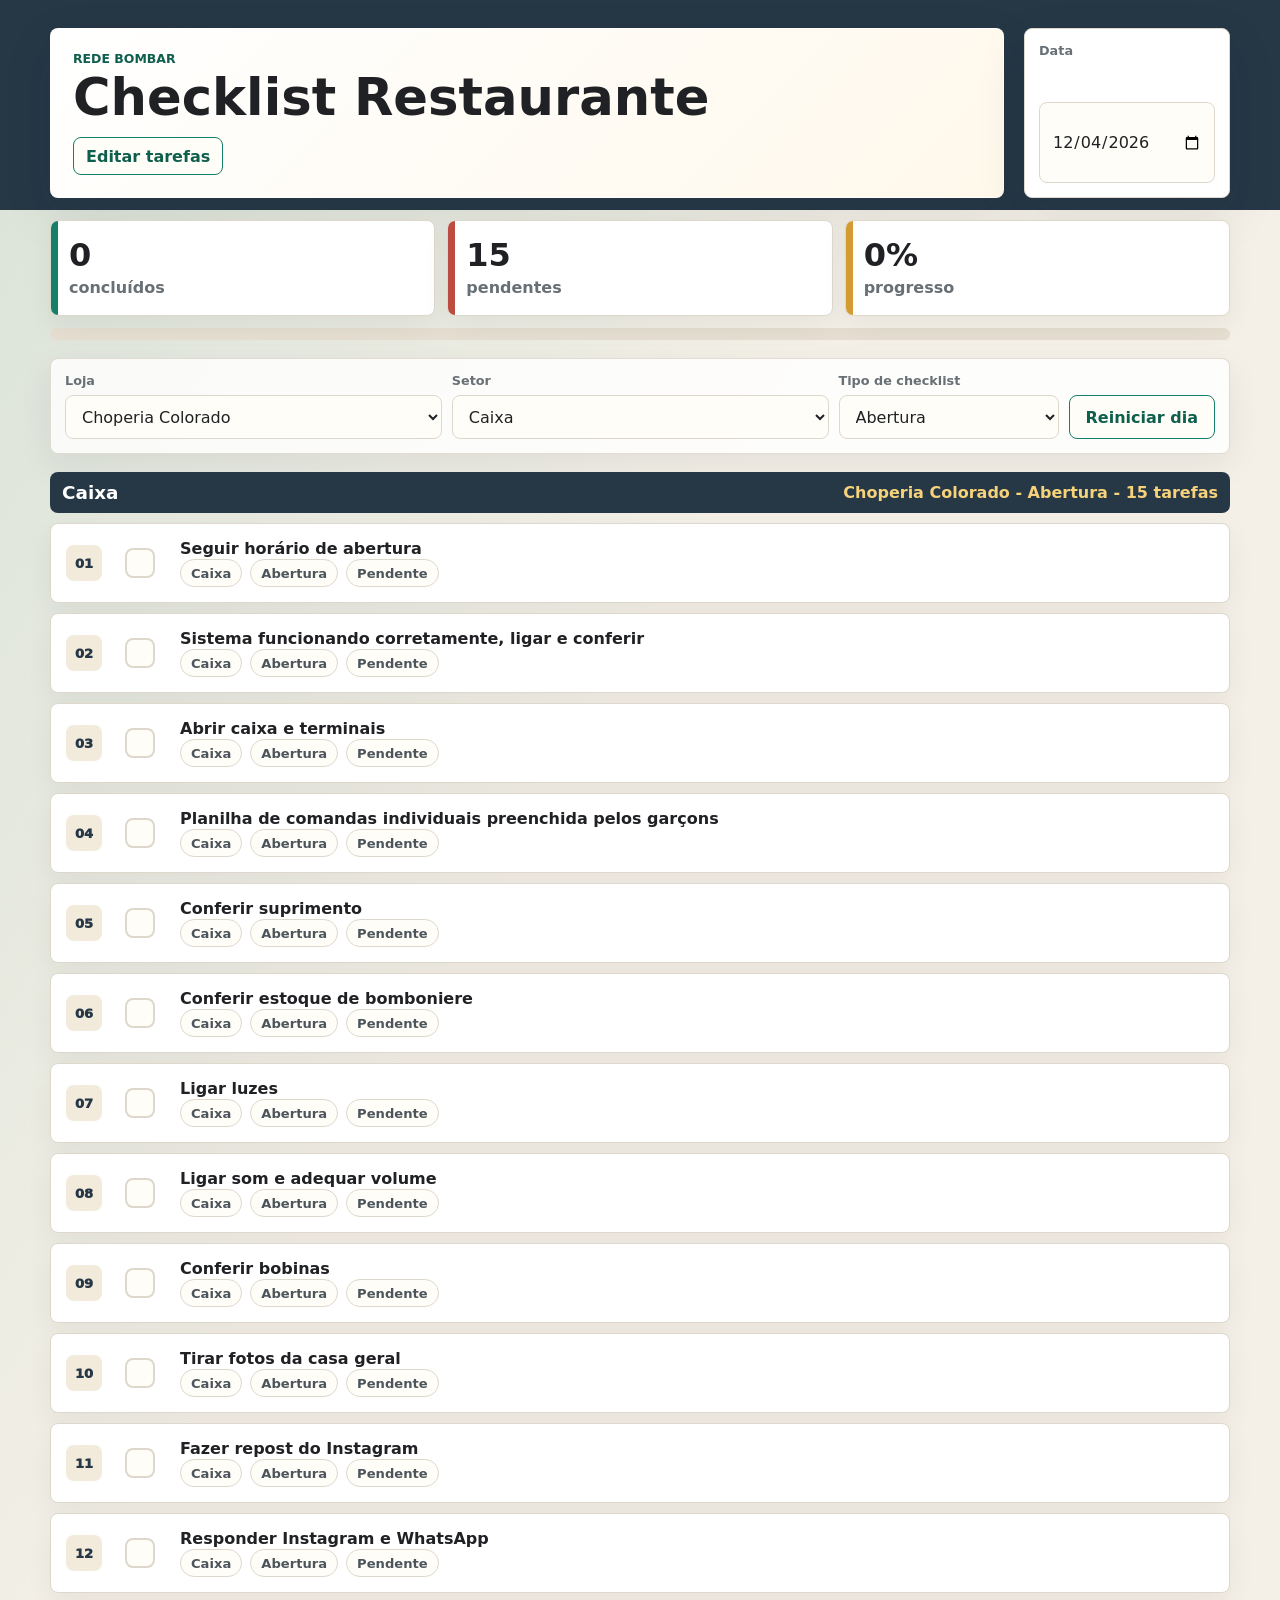
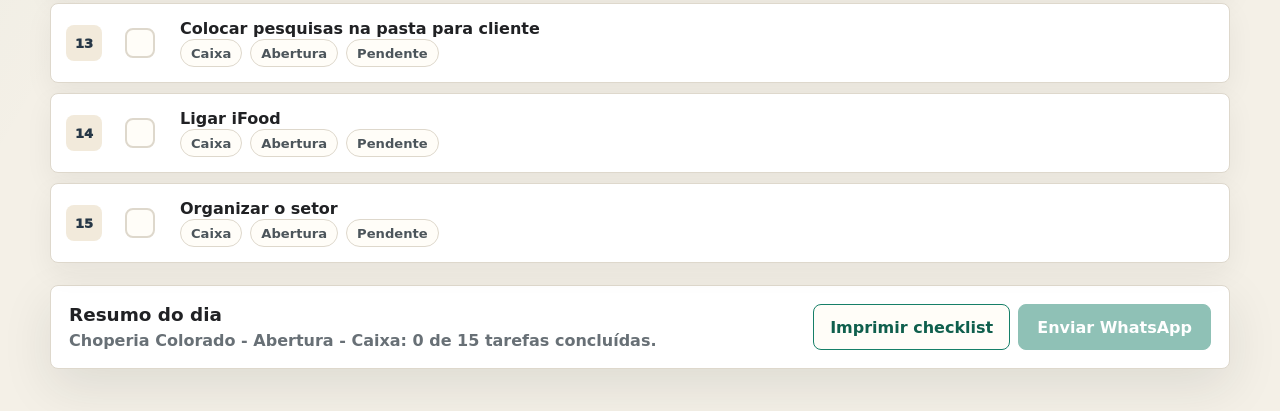
<file: index.html>
<!doctype html>
<html lang="pt-BR">
  <head>
    <meta charset="UTF-8" />
    <meta name="viewport" content="width=device-width, initial-scale=1.0" />
    <title>Checklist Restaurante</title>
    <link rel="stylesheet" href="styles.css" />
  </head>
  <body>
    <main class="app-shell">
      <section class="topbar" aria-label="Resumo do checklist">
        <div class="brand-panel">
          <div>
            <p class="eyebrow">Rede BOMBar</p>
            <h1>Checklist Restaurante</h1>
            <a class="page-link" href="editar.html">Editar tarefas</a>
          </div>
        </div>
        <div class="shift-card">
          <label for="shiftDate">Data</label>
          <input id="shiftDate" type="date" />
        </div>
      </section>

      <section class="dashboard" aria-label="Indicadores">
        <article class="metric-card metric-done">
          <span id="doneCount">0</span>
          <p>concluídos</p>
        </article>
        <article class="metric-card metric-pending">
          <span id="pendingCount">0</span>
          <p>pendentes</p>
        </article>
        <article class="metric-card metric-progress">
          <span id="progressPercent">0%</span>
          <p>progresso</p>
        </article>
      </section>

      <section class="progress-wrap" aria-label="Barra de progresso">
        <div class="progress-track">
          <div id="progressBar" class="progress-bar"></div>
        </div>
      </section>

      <section class="controls" aria-label="Controles">
        <label class="control-field">
          <span>Loja</span>
          <select id="storeFilter" aria-label="Escolher loja">
            <option value="Choperia Colorado">Choperia Colorado</option>
            <option value="Recanto da Praça">Recanto da Praça</option>
            <option value="Severino Boteco Porreta">Severino Boteco Porreta</option>
          </select>
        </label>
        <label class="control-field">
          <span>Setor</span>
          <select id="sectorFilter" aria-label="Escolher setor">
          </select>
        </label>
        <label class="control-field">
          <span>Tipo de checklist</span>
          <select id="operationFilter" aria-label="Escolher abertura ou fechamento">
            <option value="Abertura">Abertura</option>
            <option value="Fechamento">Fechamento</option>
          </select>
        </label>
        <button id="resetButton" class="ghost-button" type="button">Reiniciar dia</button>
      </section>

      <section id="checklist" class="checklist" aria-live="polite"></section>

      <section class="send-panel" aria-label="Enviar checklist">
        <div>
          <h2>Resumo do dia</h2>
          <p id="sendSummary">Marque as tarefas concluídas para montar a lista.</p>
        </div>
        <div class="send-actions">
          <button id="printButton" class="ghost-button" type="button">Imprimir checklist</button>
          <button id="whatsappButton" class="whatsapp-button" type="button">Enviar WhatsApp</button>
        </div>
      </section>
    </main>

    <template id="taskTemplate">
      <article class="task-row">
        <span class="task-number"></span>
        <label class="check-control">
          <input type="checkbox" />
          <span></span>
        </label>
        <div class="task-content">
          <div class="task-title-line">
            <h3></h3>
          </div>
          <p></p>
          <div class="task-meta"></div>
        </div>
      </article>
    </template>

    <script src="app.js"></script>
  </body>
</html>
</file>
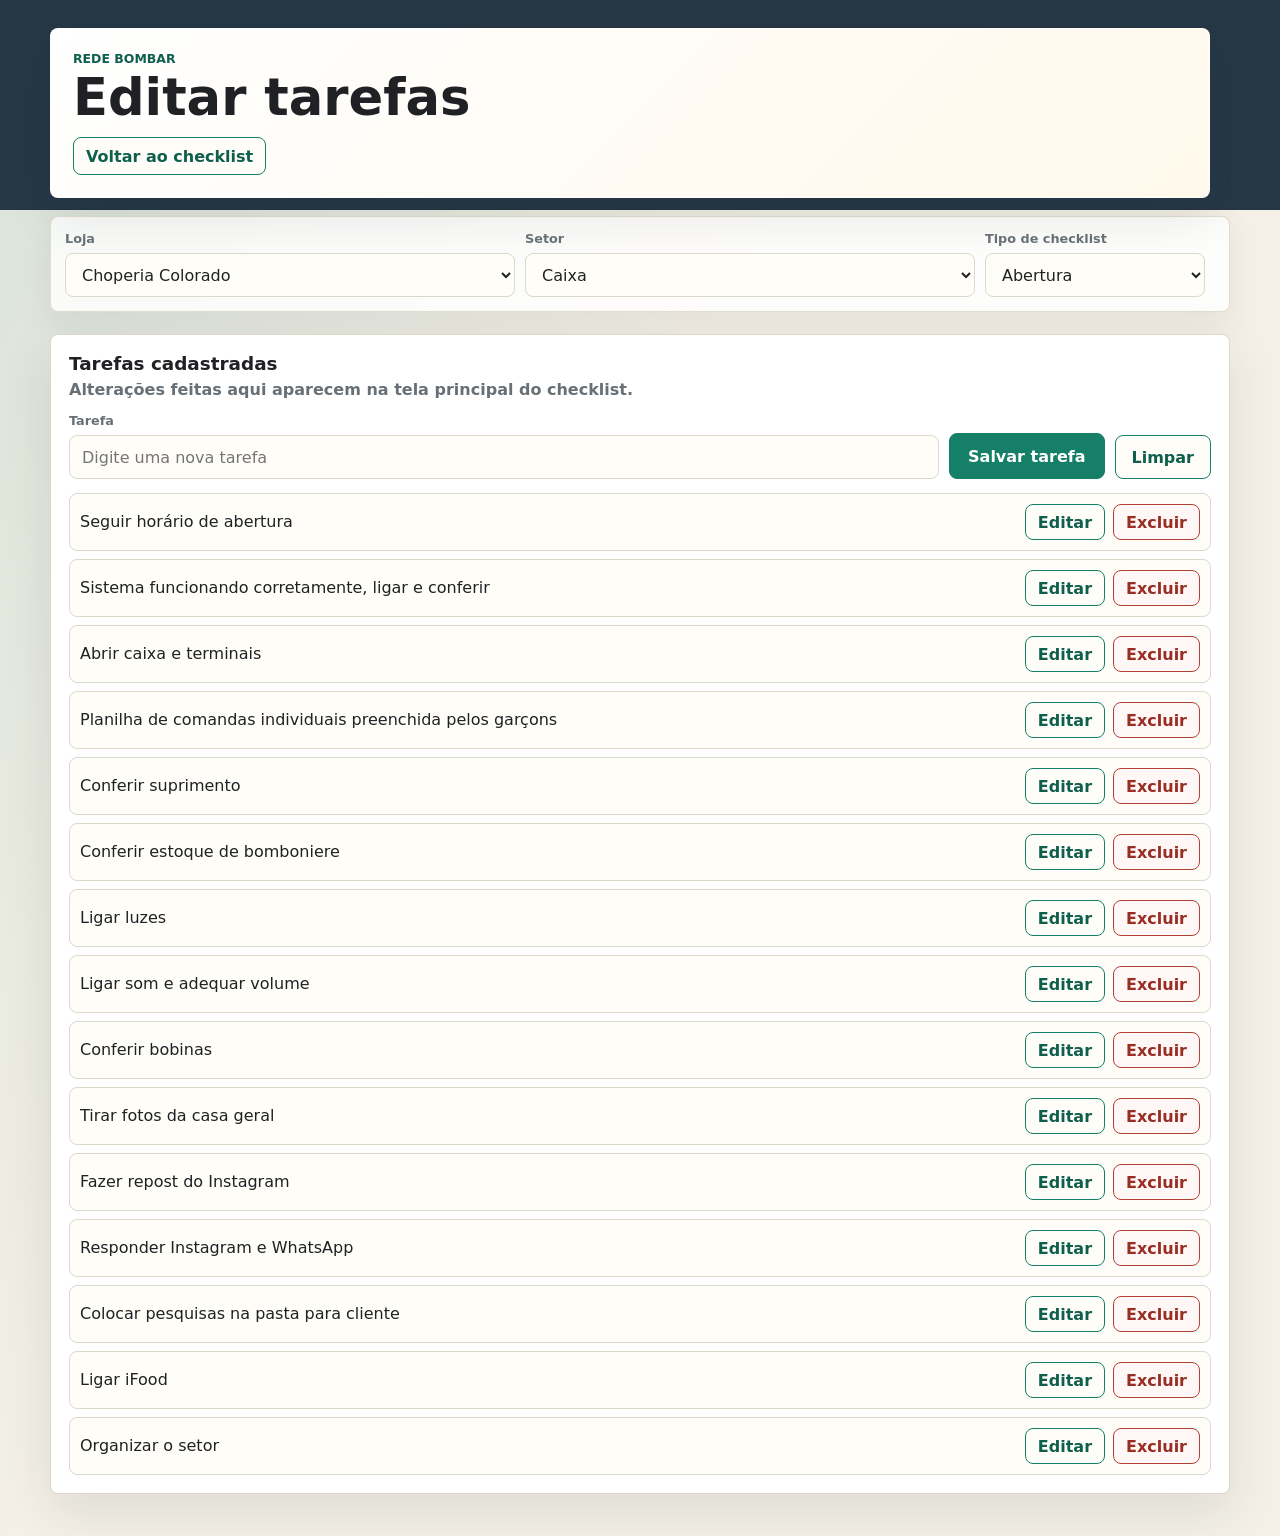
<file: editar.html>
<!doctype html>
<html lang="pt-BR">
  <head>
    <meta charset="UTF-8" />
    <meta name="viewport" content="width=device-width, initial-scale=1.0" />
    <title>Editar Tarefas - Checklist Restaurante</title>
    <link rel="stylesheet" href="styles.css" />
  </head>
  <body>
    <main class="app-shell">
      <section class="topbar" aria-label="Cabeçalho">
        <div class="brand-panel">
          <div>
            <p class="eyebrow">Rede BOMBar</p>
            <h1>Editar tarefas</h1>
            <a class="page-link" href="index.html">Voltar ao checklist</a>
          </div>
        </div>
      </section>

      <section class="controls" aria-label="Escolher checklist para editar">
        <label class="control-field">
          <span>Loja</span>
          <select id="storeFilter" aria-label="Escolher loja">
            <option value="Choperia Colorado">Choperia Colorado</option>
            <option value="Recanto da Praça">Recanto da Praça</option>
            <option value="Severino Boteco Porreta">Severino Boteco Porreta</option>
          </select>
        </label>
        <label class="control-field">
          <span>Setor</span>
          <select id="sectorFilter" aria-label="Escolher setor">
          </select>
        </label>
        <label class="control-field">
          <span>Tipo de checklist</span>
          <select id="operationFilter" aria-label="Escolher abertura ou fechamento">
            <option value="Abertura">Abertura</option>
            <option value="Fechamento">Fechamento</option>
          </select>
        </label>
      </section>

      <section class="task-editor" aria-label="Gerenciar tarefas">
        <div class="editor-heading">
          <div>
            <h2>Tarefas cadastradas</h2>
            <p>Alterações feitas aqui aparecem na tela principal do checklist.</p>
          </div>
        </div>
        <form id="taskForm" class="task-form">
          <input id="taskId" type="hidden" />
          <label>
            <span>Tarefa</span>
            <input id="taskTitle" type="text" placeholder="Digite uma nova tarefa" required />
          </label>
          <button id="saveTaskButton" class="whatsapp-button" type="submit">Salvar tarefa</button>
          <button id="clearTaskButton" class="ghost-button" type="button">Limpar</button>
        </form>
        <div id="editableTasks" class="editable-tasks"></div>
      </section>
    </main>

    <script src="app.js"></script>
  </body>
</html>
</file>
<file: styles.css>
:root {
  --bg: #f4f0e7;
  --surface: #ffffff;
  --ink: #202124;
  --muted: #687076;
  --line: #ded8cc;
  --accent: #167f68;
  --accent-strong: #0f5f4d;
  --gold: #d49b32;
  --coral: #bd4b3f;
  --navy: #263746;
  --warning: #c47a1c;
  --shadow: 0 18px 50px rgba(34, 35, 36, 0.1);
}

* {
  box-sizing: border-box;
}

body {
  margin: 0;
  min-height: 100vh;
  background:
    linear-gradient(180deg, #263746 0 210px, transparent 210px),
    linear-gradient(120deg, rgba(22, 127, 104, 0.12), transparent 42%),
    var(--bg);
  color: var(--ink);
  font-family:
    Inter, ui-sans-serif, system-ui, -apple-system, BlinkMacSystemFont, "Segoe UI",
    sans-serif;
}

button,
input,
select {
  font: inherit;
}

.app-shell {
  width: min(1180px, calc(100% - 32px));
  margin: 0 auto;
  padding: 28px 0 42px;
}

.topbar {
  display: grid;
  grid-template-columns: 1fr auto;
  gap: 20px;
  align-items: stretch;
  margin-bottom: 18px;
}

.brand-panel {
  display: flex;
  gap: 16px;
  align-items: center;
  min-height: 154px;
  padding: 22px;
  background: linear-gradient(135deg, #ffffff, #fff8eb);
  border: 1px solid rgba(255, 255, 255, 0.72);
  border-radius: 8px;
  box-shadow: var(--shadow);
}

.eyebrow {
  margin: 0 0 6px;
  color: var(--accent-strong);
  font-size: 0.78rem;
  font-weight: 800;
  letter-spacing: 0;
  text-transform: uppercase;
}

h1 {
  margin: 0;
  font-size: clamp(2rem, 4vw, 4rem);
  line-height: 1;
  letter-spacing: 0;
}

.page-link {
  display: inline-flex;
  min-height: 38px;
  align-items: center;
  margin-top: 14px;
  border: 1px solid var(--accent);
  border-radius: 8px;
  color: var(--accent-strong);
  background: #fffdf8;
  font-weight: 800;
  padding: 0 12px;
  text-decoration: none;
}

.page-link:hover {
  background: rgba(22, 127, 104, 0.09);
}

.shift-card {
  display: grid;
  gap: 7px;
  min-width: 180px;
  align-self: stretch;
  padding: 14px;
  background: var(--surface);
  border: 1px solid var(--line);
  border-radius: 8px;
  box-shadow: var(--shadow);
}

.shift-card label {
  color: var(--muted);
  font-size: 0.8rem;
  font-weight: 700;
}

.shift-card input,
.controls input,
.controls select {
  width: 100%;
  min-height: 44px;
  border: 1px solid var(--line);
  border-radius: 8px;
  background: #fffdf8;
  color: var(--ink);
  padding: 0 12px;
}

.dashboard {
  display: grid;
  grid-template-columns: repeat(3, 1fr);
  gap: 12px;
  margin: 22px 0 12px;
}

.dashboard article {
  position: relative;
  overflow: hidden;
  padding: 18px;
  background: var(--surface);
  border: 1px solid var(--line);
  border-radius: 8px;
  box-shadow: 0 10px 28px rgba(34, 35, 36, 0.06);
}

.dashboard article::before {
  content: "";
  position: absolute;
  inset: 0 auto 0 0;
  width: 7px;
}

.metric-done::before {
  background: var(--accent);
}

.metric-pending::before {
  background: var(--coral);
}

.metric-progress::before {
  background: var(--gold);
}

.dashboard span {
  display: block;
  font-size: 2rem;
  font-weight: 900;
  line-height: 1;
}

.dashboard p {
  margin: 7px 0 0;
  color: var(--muted);
  font-weight: 700;
}

.progress-wrap {
  margin-bottom: 18px;
}

.progress-track {
  height: 12px;
  overflow: hidden;
  background: #e5ded1;
  border-radius: 999px;
}

.progress-bar {
  width: 0%;
  height: 100%;
  background: linear-gradient(90deg, var(--accent), #d49b32);
  transition: width 180ms ease;
}

.controls {
  display: grid;
  grid-template-columns: minmax(220px, 1fr) minmax(220px, 1fr) minmax(180px, 220px) auto;
  gap: 10px;
  align-items: end;
  margin-bottom: 18px;
  padding: 14px;
  background: rgba(255, 255, 255, 0.82);
  border: 1px solid rgba(222, 216, 204, 0.9);
  border-radius: 8px;
  box-shadow: 0 12px 34px rgba(34, 35, 36, 0.07);
}

.control-field {
  display: grid;
  gap: 7px;
}

.control-field span {
  color: var(--muted);
  font-size: 0.8rem;
  font-weight: 800;
}

.ghost-button {
  min-height: 44px;
  border: 1px solid var(--accent);
  border-radius: 8px;
  background: #fffdf8;
  color: var(--accent-strong);
  cursor: pointer;
  font-weight: 800;
  padding: 0 16px;
}

.ghost-button:hover {
  background: rgba(22, 127, 104, 0.09);
}

.send-panel {
  display: grid;
  grid-template-columns: 1fr auto;
  gap: 18px;
  align-items: center;
  margin-top: 22px;
  padding: 18px;
  background: var(--surface);
  border: 1px solid var(--line);
  border-radius: 8px;
  box-shadow: var(--shadow);
}

.send-panel h2 {
  margin: 0;
  font-size: 1.15rem;
}

.send-panel p {
  margin: 6px 0 0;
  color: var(--muted);
  font-weight: 700;
}

.whatsapp-button {
  min-height: 46px;
  border: 1px solid var(--accent);
  border-radius: 8px;
  background: var(--accent);
  color: white;
  cursor: pointer;
  font-weight: 900;
  padding: 0 18px;
}

.whatsapp-button:hover {
  background: var(--accent-strong);
}

.whatsapp-button:disabled {
  cursor: not-allowed;
  opacity: 0.48;
}

.task-editor {
  display: grid;
  gap: 14px;
  margin-top: 22px;
  padding: 18px;
  background: var(--surface);
  border: 1px solid var(--line);
  border-radius: 8px;
  box-shadow: var(--shadow);
}

.editor-heading h2 {
  margin: 0;
  font-size: 1.15rem;
}

.editor-heading p {
  margin: 6px 0 0;
  color: var(--muted);
  font-weight: 700;
}

.task-form {
  display: grid;
  grid-template-columns: 1fr auto auto;
  gap: 10px;
  align-items: end;
}

.task-form label {
  display: grid;
  gap: 7px;
}

.task-form span {
  color: var(--muted);
  font-size: 0.8rem;
  font-weight: 800;
}

.task-form input {
  width: 100%;
  min-height: 44px;
  border: 1px solid var(--line);
  border-radius: 8px;
  background: #fffdf8;
  color: var(--ink);
  padding: 0 12px;
}

.editable-tasks {
  display: grid;
  gap: 8px;
}

.editable-row {
  display: grid;
  grid-template-columns: 1fr auto;
  gap: 10px;
  align-items: center;
  padding: 10px;
  background: #fffdf8;
  border: 1px solid var(--line);
  border-radius: 8px;
}

.editable-row > span {
  line-height: 1.35;
}

.editable-actions,
.send-actions {
  display: flex;
  flex-wrap: wrap;
  gap: 8px;
  justify-content: flex-end;
}

.compact-button {
  min-height: 36px;
  padding: 0 12px;
}

.danger-button {
  min-height: 36px;
  border: 1px solid #b34034;
  border-radius: 8px;
  background: #fff7f6;
  color: #9a2d24;
  cursor: pointer;
  font-weight: 800;
  padding: 0 12px;
}

.danger-button:hover {
  background: #ffe6e2;
}

.checklist {
  display: grid;
  gap: 18px;
}

.category-section {
  display: grid;
  gap: 10px;
}

.category-heading {
  display: flex;
  justify-content: space-between;
  gap: 12px;
  align-items: center;
  padding: 10px 12px;
  background: var(--navy);
  border-radius: 8px;
  color: white;
}

.category-heading h2 {
  margin: 0;
  font-size: 1.15rem;
}

.category-heading span {
  color: #f6d27b;
  font-weight: 800;
}

.task-row {
  display: grid;
  grid-template-columns: 42px 48px 1fr;
  gap: 12px;
  align-items: center;
  padding: 15px;
  background: var(--surface);
  border: 1px solid var(--line);
  border-radius: 8px;
  box-shadow: 0 10px 28px rgba(34, 35, 36, 0.06);
}

.task-row.is-done {
  border-color: rgba(22, 127, 104, 0.4);
  background: #f8fffb;
}

.task-number {
  display: grid;
  width: 36px;
  height: 36px;
  place-items: center;
  border-radius: 8px;
  background: #f2eadb;
  color: var(--navy);
  font-size: 0.82rem;
  font-weight: 950;
}

.task-row.is-done .task-number {
  background: rgba(22, 127, 104, 0.13);
  color: var(--accent-strong);
}

.check-control {
  position: relative;
  display: grid;
  width: 40px;
  height: 40px;
  place-items: center;
  cursor: pointer;
}

.check-control input {
  position: absolute;
  opacity: 0;
}

.check-control span {
  width: 30px;
  height: 30px;
  border: 2px solid var(--line);
  border-radius: 8px;
  background: #fffdf8;
}

.check-control input:checked + span {
  border-color: var(--accent);
  background: var(--accent);
}

.check-control input:checked + span::after {
  content: "";
  display: block;
  width: 8px;
  height: 15px;
  margin: 3px auto 0;
  border: solid white;
  border-width: 0 3px 3px 0;
  transform: rotate(45deg);
}

.task-title-line {
  display: flex;
  justify-content: space-between;
  gap: 10px;
  align-items: start;
}

.task-title-line h3 {
  margin: 0;
  font-size: 1rem;
  line-height: 1.25;
}

.task-content p {
  margin: 7px 0 10px;
  color: var(--muted);
  line-height: 1.45;
}

.task-meta {
  display: flex;
  flex-wrap: wrap;
  gap: 8px;
}

.task-meta span {
  display: inline-flex;
  min-height: 28px;
  align-items: center;
  border: 1px solid var(--line);
  border-radius: 999px;
  padding: 0 10px;
  color: #4c555b;
  background: #fffdf8;
  font-size: 0.82rem;
  font-weight: 800;
}

.task-row.is-done .task-meta span:last-child {
  border-color: rgba(22, 127, 104, 0.28);
  background: rgba(22, 127, 104, 0.1);
  color: var(--accent-strong);
}

.empty-state {
  padding: 28px;
  text-align: center;
  background: var(--surface);
  border: 1px dashed var(--line);
  border-radius: 8px;
  color: var(--muted);
  font-weight: 700;
}

@media (max-width: 820px) {
  .topbar,
  .controls,
  .send-panel,
  .task-form {
    grid-template-columns: 1fr;
  }

  .editable-row {
    grid-template-columns: 1fr;
  }

  .editable-actions,
  .send-actions {
    justify-content: stretch;
  }

  .editable-actions button,
  .send-actions button {
    flex: 1 1 auto;
  }

  .dashboard {
    grid-template-columns: 1fr;
  }

  .brand-panel {
    min-height: auto;
  }
}

@media (max-width: 560px) {
  .app-shell {
    width: min(100% - 20px, 1180px);
    padding-top: 18px;
  }

  .task-row {
    grid-template-columns: 34px 40px 1fr;
    padding: 12px;
  }

  .brand-panel {
    align-items: flex-start;
  }


  .task-title-line {
    display: grid;
  }
}

@media print {
  body {
    background: white;
  }

  .app-shell {
    width: 100%;
    padding: 0;
  }

  .controls,
  .task-editor,
  .send-actions,
  .shift-card,
  .progress-wrap {
    display: none;
  }

  .topbar,
  .dashboard,
  .send-panel,
  .task-row {
    box-shadow: none;
  }

  .task-row {
    break-inside: avoid;
  }
}
</file>
